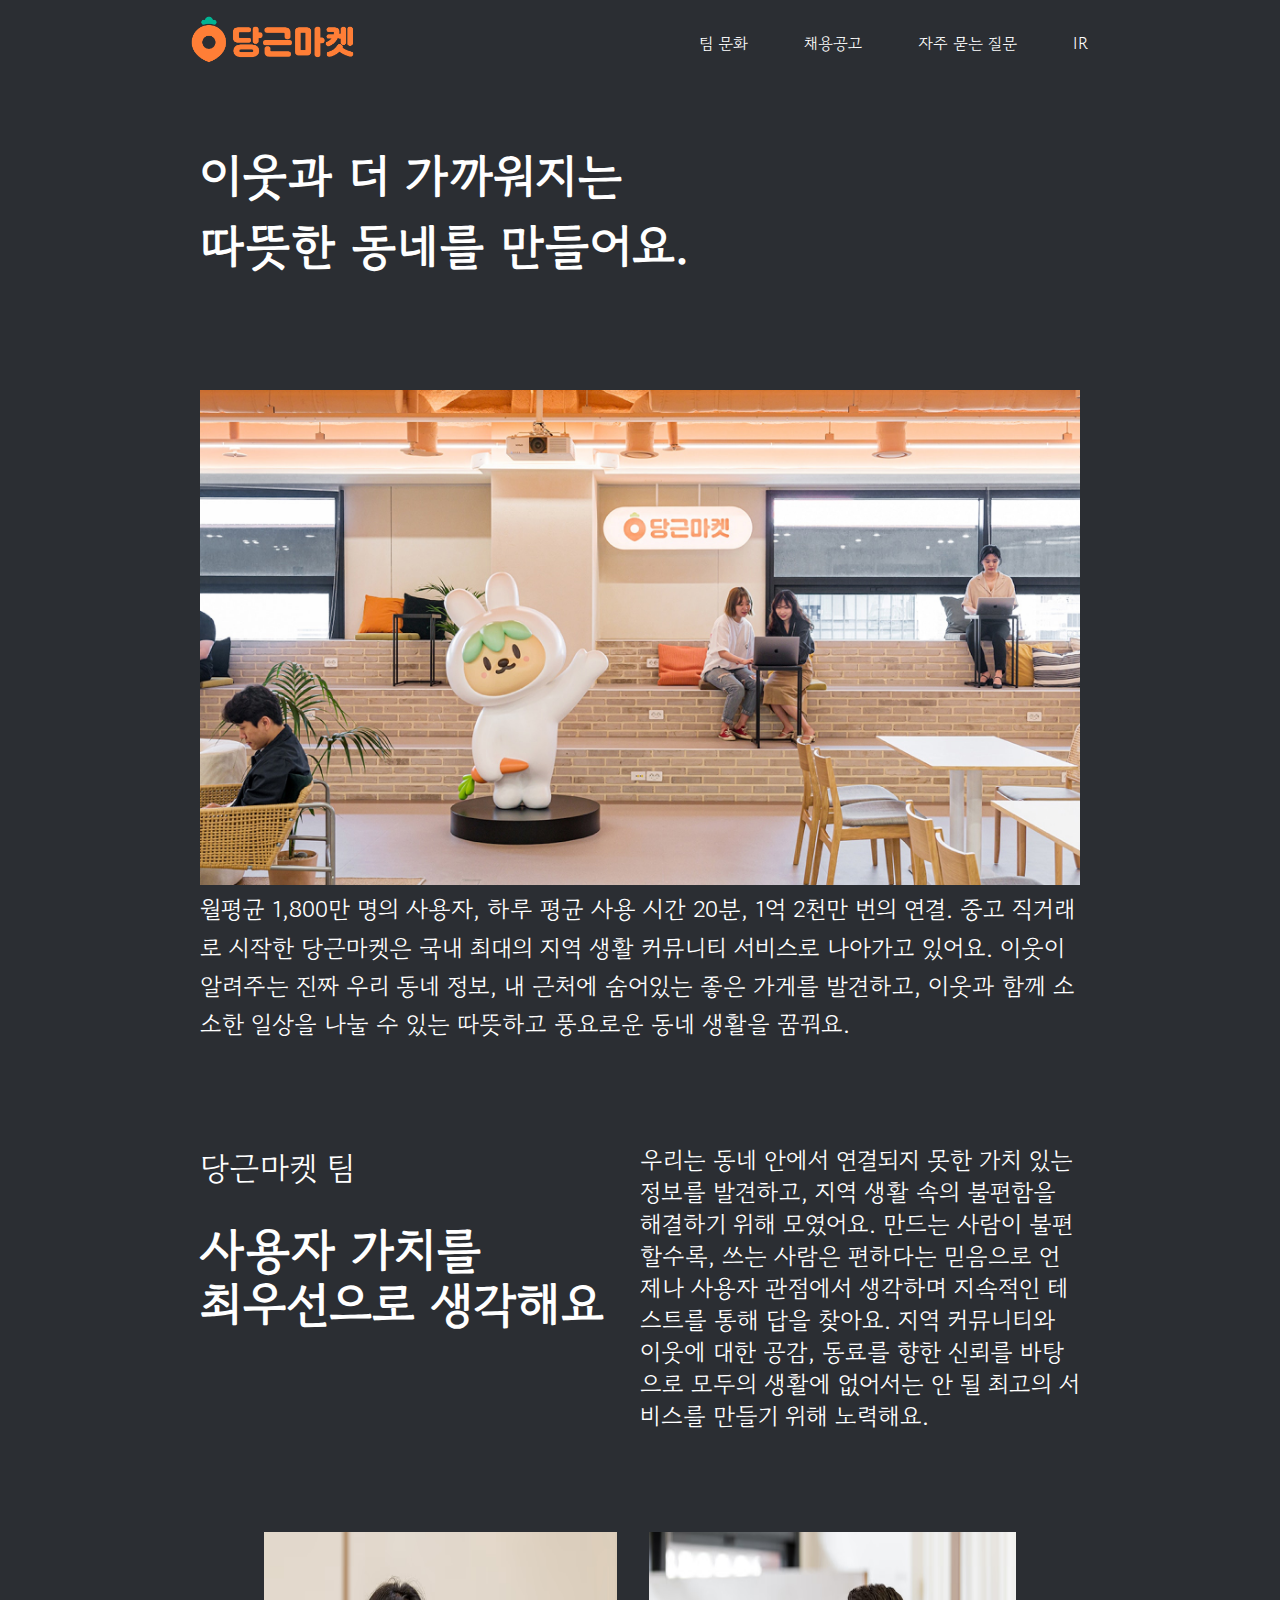
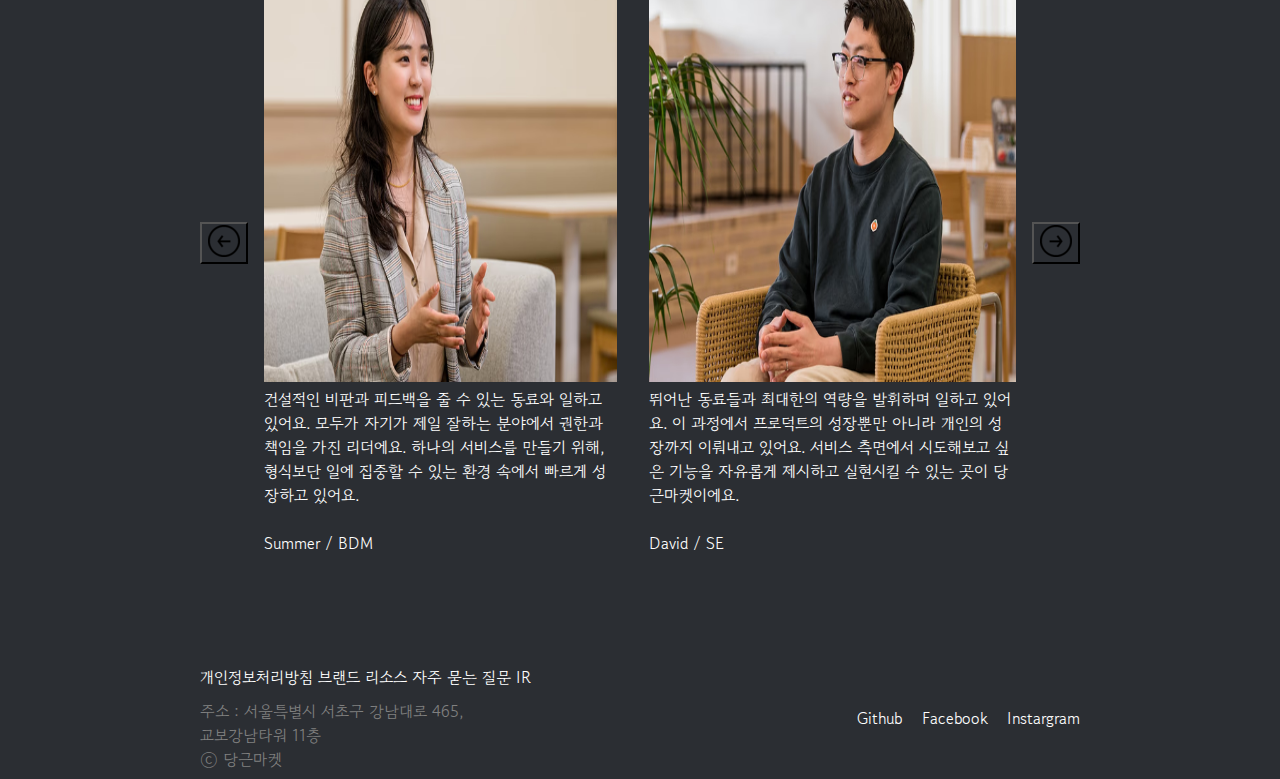
<file: templates/index.html>
<!DOCTYPE html>
<html lang="en">

<head>
    <meta charset="UTF-8">
    <meta http-equiv="X-UA-Compatible" content="IE=edge">
    <meta name="viewport" content="width=device-width, initial-scale=1.0">
    <title>당근마켓 팀</title>

    <link href="../static/header.css" rel="stylesheet" type="text/css" />
    <link href="../static/main.css" rel="stylesheet" type="text/css" />
    <link href="../static/footer.css" rel="stylesheet" type="text/css" />

    <link href="https://fonts.googleapis.com/css2?family=Gowun+Dodum&display=swap" rel="stylesheet">

    <style>
        * {
            background-color: #2b2e33;

            color: #fff;

            font-family: 'Gowun Dodum', sans-serif;
        }

        body {
            padding-top: 6.25rem;
        }

        /* a태그 밑줄 없애기 */
        a {
            text-decoration-line: none;
        }
    </style>
</head>

<body>

    <header>
        <div class="header">
            <div class="logo">
                <img src="../static/Daangeun_Logo_Color_RGB.png" width="200px">
            </div>
            <nav class="menu-bar">
                <ul class="menu">
                    <li class="menu_list">팀 문화</li>
                    <li class="menu_list">채용공고</li>
                    <li class="menu_list">자주 묻는 질문</li>
                    <li class="menu_list">IR</li>
                </ul>
            </nav>
        </div>
    </header>

    <main>

        <div id="main-title">
            <h1>이웃과 더 가까워지는 </br>
            따뜻한 동네를 만들어요.</h1>
        </div>

        <div id="main-view">

            <section id="company-intro">
                <div id="company-img">
                    <img src="../static/company-img.avif" width="100%">
                </div>
                <div id="company-text">
                    월평균 1,800만 명의 사용자, 하루 평균 사용 시간 20분, 1억 2천만 번의 연결.
                    중고 직거래로 시작한 당근마켓은 국내 최대의 지역 생활 커뮤니티 서비스로 나아가고 있어요.
                    이웃이 알려주는 진짜 우리 동네 정보, 내 근처에 숨어있는 좋은 가게를 발견하고, 
                    이웃과 함께 소소한 일상을 나눌 수 있는 따뜻하고 풍요로운 동네 생활을 꿈꿔요.
                </div>
            </section>

            <section id="team-intro">
                <div id="team-intro-titie">
                    <span>당근마켓 팀</span>
                    <h1>사용자 가치를 </br>
                    최우선으로 생각해요</h1>
                </div>
                <div id="team-intro-desc">
                    우리는 동네 안에서 연결되지 못한 가치 있는 정보를 발견하고, 
                    지역 생활 속의 불편함을 해결하기 위해 모였어요. 
                    만드는 사람이 불편할수록, 쓰는 사람은 편하다는 믿음으로 
                    언제나 사용자 관점에서 생각하며 지속적인 테스트를 통해 답을 찾아요.
                    지역 커뮤니티와 이웃에 대한 공감, 동료를 향한 신뢰를 바탕으로 
                    모두의 생활에 없어서는 안 될 최고의 서비스를 만들기 위해 노력해요.
                </div>
            </section>

            <section id="people-intro">
                <button id="left-btn">
                    <image src="../static/left-button.png" height = "32px" width="32px"></image>
                </button>

                <div class="person-list-1">
                    <div class="person-intro" id="summer">
                        <div class="person-img">
                            <img id="img" src="../static/person-img-1.avif" width="100%" height="450px">
                        </div>
                        <div class="person-text">
                            건설적인 비판과 피드백을 줄 수 있는 동료와 일하고 있어요.
                            모두가 자기가 제일 잘하는 분야에서 권한과 책임을 가진 
                            리더에요. 하나의 서비스를 만들기 위해, 형식보단 
                            일에 집중할 수 있는 환경 속에서 빠르게 성장하고 있어요.
                        </div>
                        </br>   
                        Summer / BDM
                    </div>
                    <div class="person-intro" id="david">
                        <div class="person-img">
                            <img src="../static/person-img-2.avif" width="100%" height="450px">
                        </div>
                        <div class="person-text">
                            뛰어난 동료들과 최대한의 역량을 발휘하며 일하고 있어요.
                            이 과정에서 프로덕트의 성장뿐만 아니라 개인의 성장까지 
                            이뤄내고 있어요. 서비스 측면에서 시도해보고 싶은 
                            기능을 자유롭게 제시하고 실현시킬 수 있는 곳이 
                            당근마켓이에요.
                        </div>
                        </br>
                        David / SE
                    </div>
                </div>

                <div class="person-list-2" style="display: none;">
                    <div class="person-intro" id="zeo">
                        <div class="person-img">
                            <img src="../static/person-img-6.avif" width="100%">
                        </div>
                        <div class="person-text">
                            사용자에게 사랑받는 제품을 설계하는 가슴 뛰는 일을 하고 
                            있어요. 최고의 사용자 경험을 위해 고민하고 어떤 문제를 
                            어떻게 풀지 주도적으로 정할 수 있어요. 더 큰 비즈니스 
                            임팩트를 내기 위해 치열하게 고민해 볼 수 있는 게 
                            큰 장점이에요.
                        </div>
                        </br>
                        Zoe / PD
                    </div>
                    <div class="person-intro" id="bien">
                        <div class="person-img">
                            <img src="../static/person-img-5.avif" width="100%">
                        </div>
                        <div class="person-text">
                            플랫폼이 성장하면서 많은 요청을 처리하기 위해 아키텍처가 
                            변화하고 있어요. 이로 인해 다양한 시도와 학습은 
                            필수적이에요. 당근마켓 팀은 이런 문제들을 해결하기 위해
                            끊임없이 학습하고, 새로운 시도와 개선을 하며 
                            하루하루 성장하고 있어요.
                        </div>
                        </br>
                        Bien / SE
                    </div>
                </div>

                <div class="person-list-3" style="display: none;">
                    <div class="person-intro" id="eidde">
                        <div class="person-img">
                            <img src="../static/person-img-4.avif" width="100%">
                        </div>
                        <div class="person-text">
                            사용자에게 사랑받는 프로덕트를 만드는 것 만한 재미가 
                            있을까요? 한국과 글로벌 사용자들이 겪는 문제를 
                            파고들어 해결책을 찾는 과정 자체가 즐거움이자 보상이에요.
                            사용자 입장에서 생각하는 동료들과 함께하기에 
                            작은 실패들을 쌓아 큰 성공을 향해가고 있다고 믿을 수 있어요.
                        </div>
                        </br>
                        Eddie / GPM
                    </div>
                    <div class="person-intro" id="nicole">
                        <div class="person-img">
                            <img src="../static/person-img-3.avif" width="100%">
                        </div>
                        <div class="person-text">
                            오늘도 마케팅팀은 '우리 사용자들은 어떤 것에 공감할까?'에 
                            대한 끊임없는 고민을 하고 있어요. 사용자 중심으로 
                            사고하며 당근마켓 브랜드와 사용자 사이에 정서적인 연결을
                            만들어내는 일. 이것만큼 마케터에게 지속 성장의 
                            가치와 재미를 전달해주는 일이 있을까요?
                        </div>
                        </br>
                        Nicole / ML
                    </div>
                </div>

                <button id="right-btn">
                    <image src="../static/right-button.png" height = "32px" width="32px"></image>
                </button>
            </section>

        </div>

    </main>

    <footer>
        <div id="info">
            <div id="question">
                <span>개인정보처리방침</span>
                <span>브랜드 리소스</span>
                <span>자주 묻는 질문</span>
                <span>IR</span>
            </div>
            <div id="address">
                <div>주소 : 서울특별시 서초구 강남대로 465,</br> 교보강남타워 11층</div>
                <div>ⓒ 당근마켓</div>
            </div>
        </div>
        
        <div id="sns">
            <span>Github</span>
            <span>Facebook</span>
            <span>Instargram</span>
        </div>
    </footer>

</body>
<script type="text/javascript" src="script.js"></script>
</html>
</file>
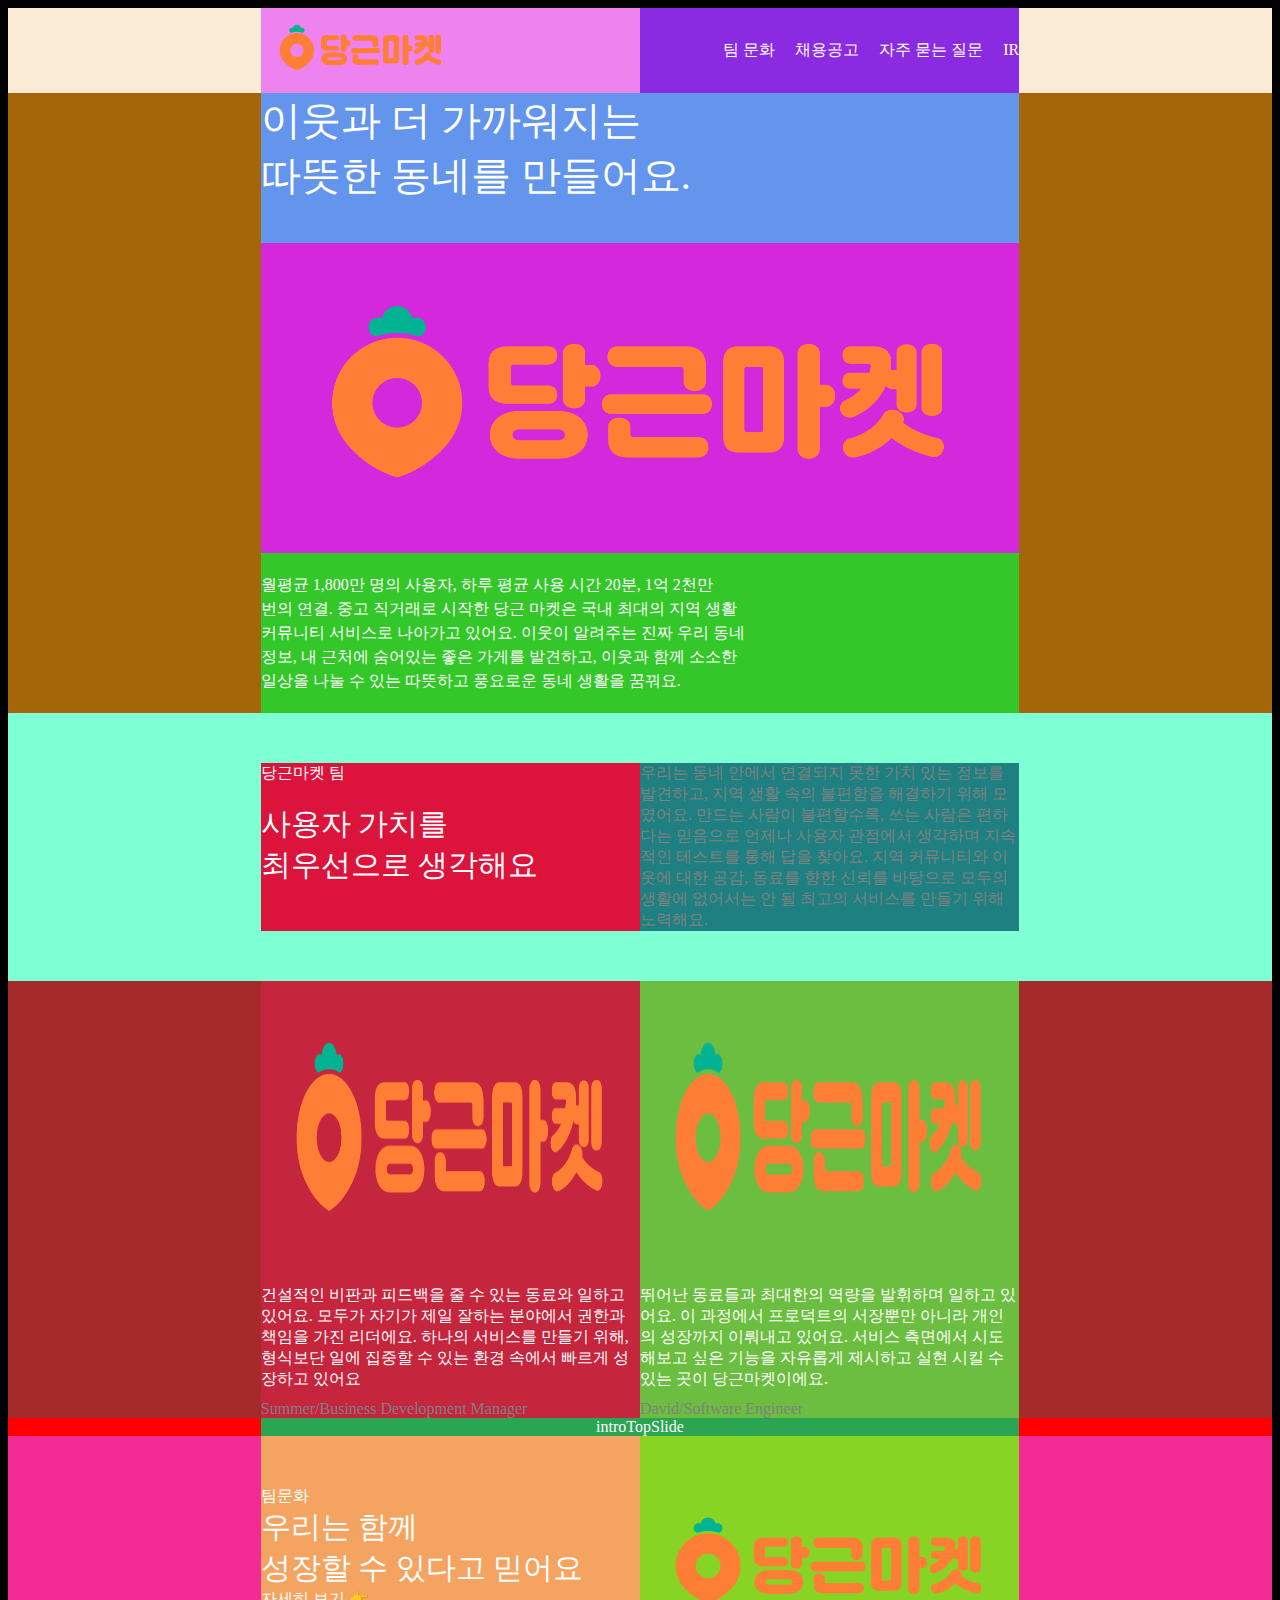
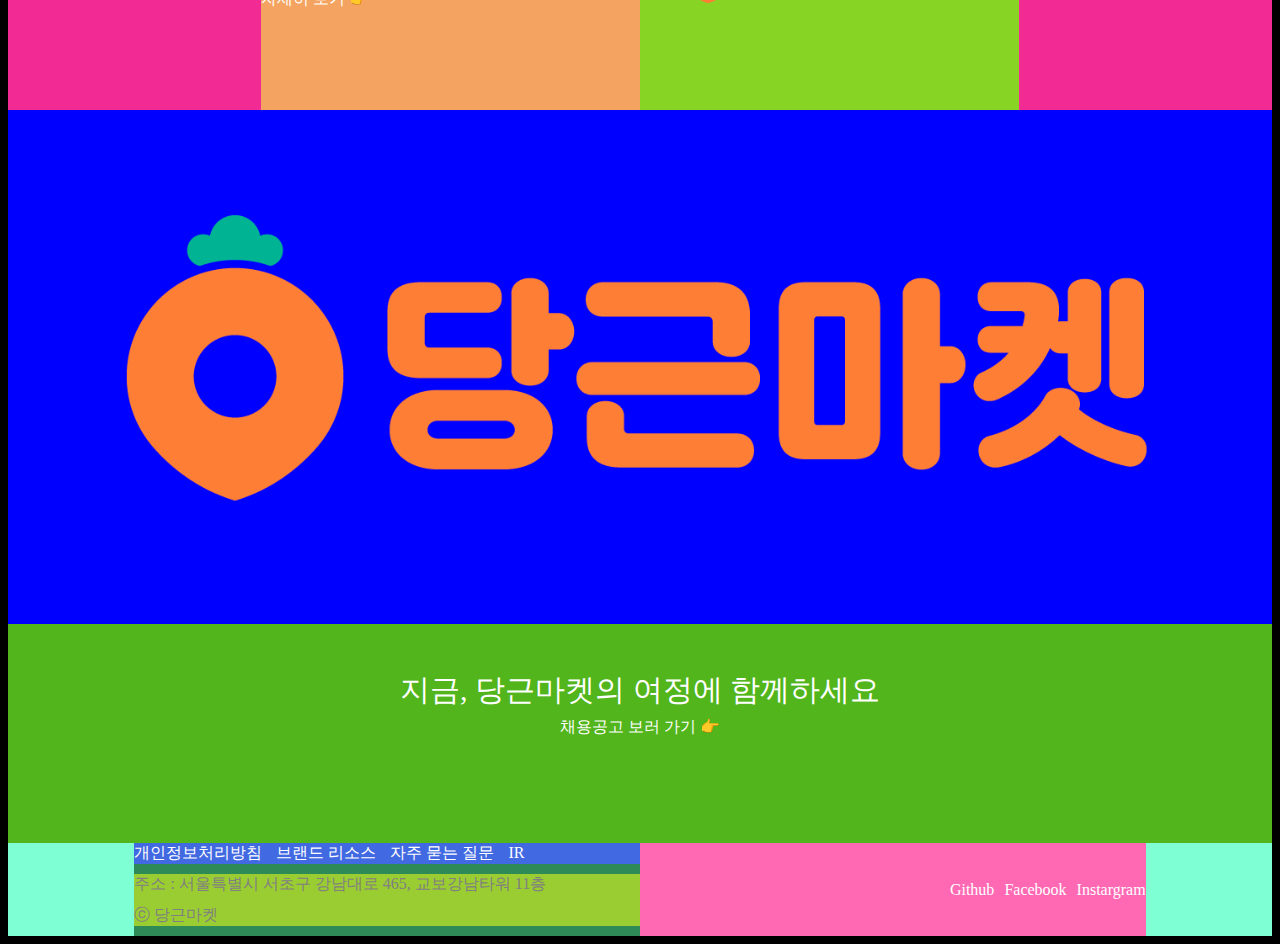
<file: Before/templates/index.html>
<!DOCTYPE html>
<html lang="en">

<head>
    <meta charset="UTF-8">
    <meta http-equiv="X-UA-Compatible" content="IE=edge">
    <meta name="viewport" content="width=device-width, initial-scale=1.0">
    <title>Document</title>

    <link href="../static/hedar.css" rel="stylesheet" type="text/css" />
    <link href="../static/main.css" rel="stylesheet" type="text/css" />
    <link href="../static/footer.css" rel="stylesheet" type="text/css" />

    <style>
        body {
            background-color: black;
            
            color: white;
        }
    </style>
</head>

<body>
    <div id="header">
        <div id="headerLeft">
            <img src="../static/Daangeun_Logo_Color_RGB.png">
        </div>
        <div id="headerRight">
            <span>팀 문화</span>
            <span>채용공고</span>
            <span>자주 묻는 질문</span>
            <span>IR</span>
        </div>
    </div>

    <div id="main">
        <div id="introTop">
            <div id="introTopTop">
                <div id="introTopTopTop">
                    이웃과 더 가까워지는</br>
                    따뜻한 동네를 만들어요.
                </div>
                <div id="introTopTopMiddle">
                    <img src="../static/Daangeun_Logo_Color_RGB.png">
                </div>
                <div id="introTopTopBottom">
                    월평균 1,800만 명의 사용자, 하루 평균 사용 시간 20분, 1억 2천만</br>
                    번의 연결. 중고 직거래로 시작한 당근 마켓은 국내 최대의 지역 생활</br>
                    커뮤니티 서비스로 나아가고 있어요. 이웃이 알려주는 진짜 우리 동네</br>
                    정보, 내 근처에 숨어있는 좋은 가게를 발견하고, 이웃과 함께 소소한</br>
                    일상을 나눌 수 있는 따뜻하고 풍요로운 동네 생활을 꿈꿔요.
                </div>
            </div>
            
            <div id="introTopMiddle1">
                <div id="introTopMiddle1Left">
                    <div id="introTopMiddle1LeftTeam">당근마켓 팀</div>
                    <div id="introTopMiddle1LeftIntro">사용자 가치를</br>
                    최우선으로 생각해요</div>
                </div>
                <div id="introTopMiddle1Right">
                    우리는 동네 안에서 연결되지 못한 가치 있는 정보를 발견하고, 지역 생활 속의
                    불편함을 해결하기 위해 모였어요. 만드는 사람이 불편할수록, 쓰는 사람은
                    편하다는 믿음으로 언제나 사용자 관점에서 생각하며 지속적인 테스트를 통해
                    답을 찾아요. 지역 커뮤니티와 이웃에 대한 공감, 동료를 향한 신뢰를 바탕으로
                    모두의 생활에 없어서는 안 될 최고의 서비스를 만들기 위해 노력해요.
                </div>
            </div>
            
            <div id="introTopMiddle2">
                <div id="introTopMiddle2Left">
                    <div id="introTopMiddle2LeftPic">
                        <img src="../static/Daangeun_Logo_Color_RGB.png">
                    </div>
                    <div id="introTopMiddle2LeftText">
                        건설적인 비판과 피드백을 줄 수 있는 동료와 일하고 있어요.
                        모두가 자기가 제일 잘하는 분야에서 권한과 책임을 가진 리더에요.
                        하나의 서비스를 만들기 위해, 형식보단 일에 집중할 수 있는 환경 속에서
                        빠르게 성장하고 있어요
                        <div>Summer/Business Development Manager</div>
                    </div>
                </div>
                <div id="introTopMiddle2Right">
                    <div id="introTopMiddle2RightPic">
                        <img src="../static/Daangeun_Logo_Color_RGB.png">
                    </div>
                    <div id="introTopMiddle2RightText">
                        뛰어난 동료들과 최대한의 역량을 발휘하며 일하고 있어요.
                        이 과정에서 프로덕트의 서장뿐만 아니라 개인의 성장까지 이뤄내고 있어요.
                        서비스 측면에서 시도해보고 싶은 기능을 자유롭게 제시하고 실현 시킬 수 있는 곳이 당근마켓이에요.
                        <div>David/Software Engineer</div>
                    </div>
                </div>
            </div>
            
            <div id="introTopSlide">
                introTopSlide
            </div>
            
            <div id="introTopBottom">
                <div id="introTopBottomLeft">
                    <div>팀문화</div>
                    <span>우리는 함께
                    </br>성장할 수 있다고 믿어요</span>
                    <div>자세히 보기 👉</div>
                </div>
                <div id="introTopBottomRight">
                    <img src="../static/Daangeun_Logo_Color_RGB.png">
                </div>
            </div>
        </div>

        <div id="introBottom">
            <div id="introBottomPic">
                <img src="../static/Daangeun_Logo_Color_RGB.png">
            </div>
            <div id="introBottomText">
                <span>지금, 당근마켓의 여정에 함께하세요</span>
                <div>채용공고 보러 가기 👉</div>
            </div>
        </div>
    </div>

    <div id="footer">
        <div id="footerLeft">
            <div id="footerLeftTop">
                <span>개인정보처리방침</span>
                <span>브랜드 리소스</span>
                <span>자주 묻는 질문</span>
                <span>IR</span>
            </div>
            <div id="footerLeftBottom">
                <div>주소 : 서울특별시 서초구 강남대로 465, 교보강남타워 11층</div>
                <div>ⓒ 당근마켓</div>
            </div>
        </div>
        <div id="footerRight">
            <span>Github</span>
            <span>Facebook</span>
            <span>Instargram</span>
        </div>
    </div>

</body>

</html>
</file>
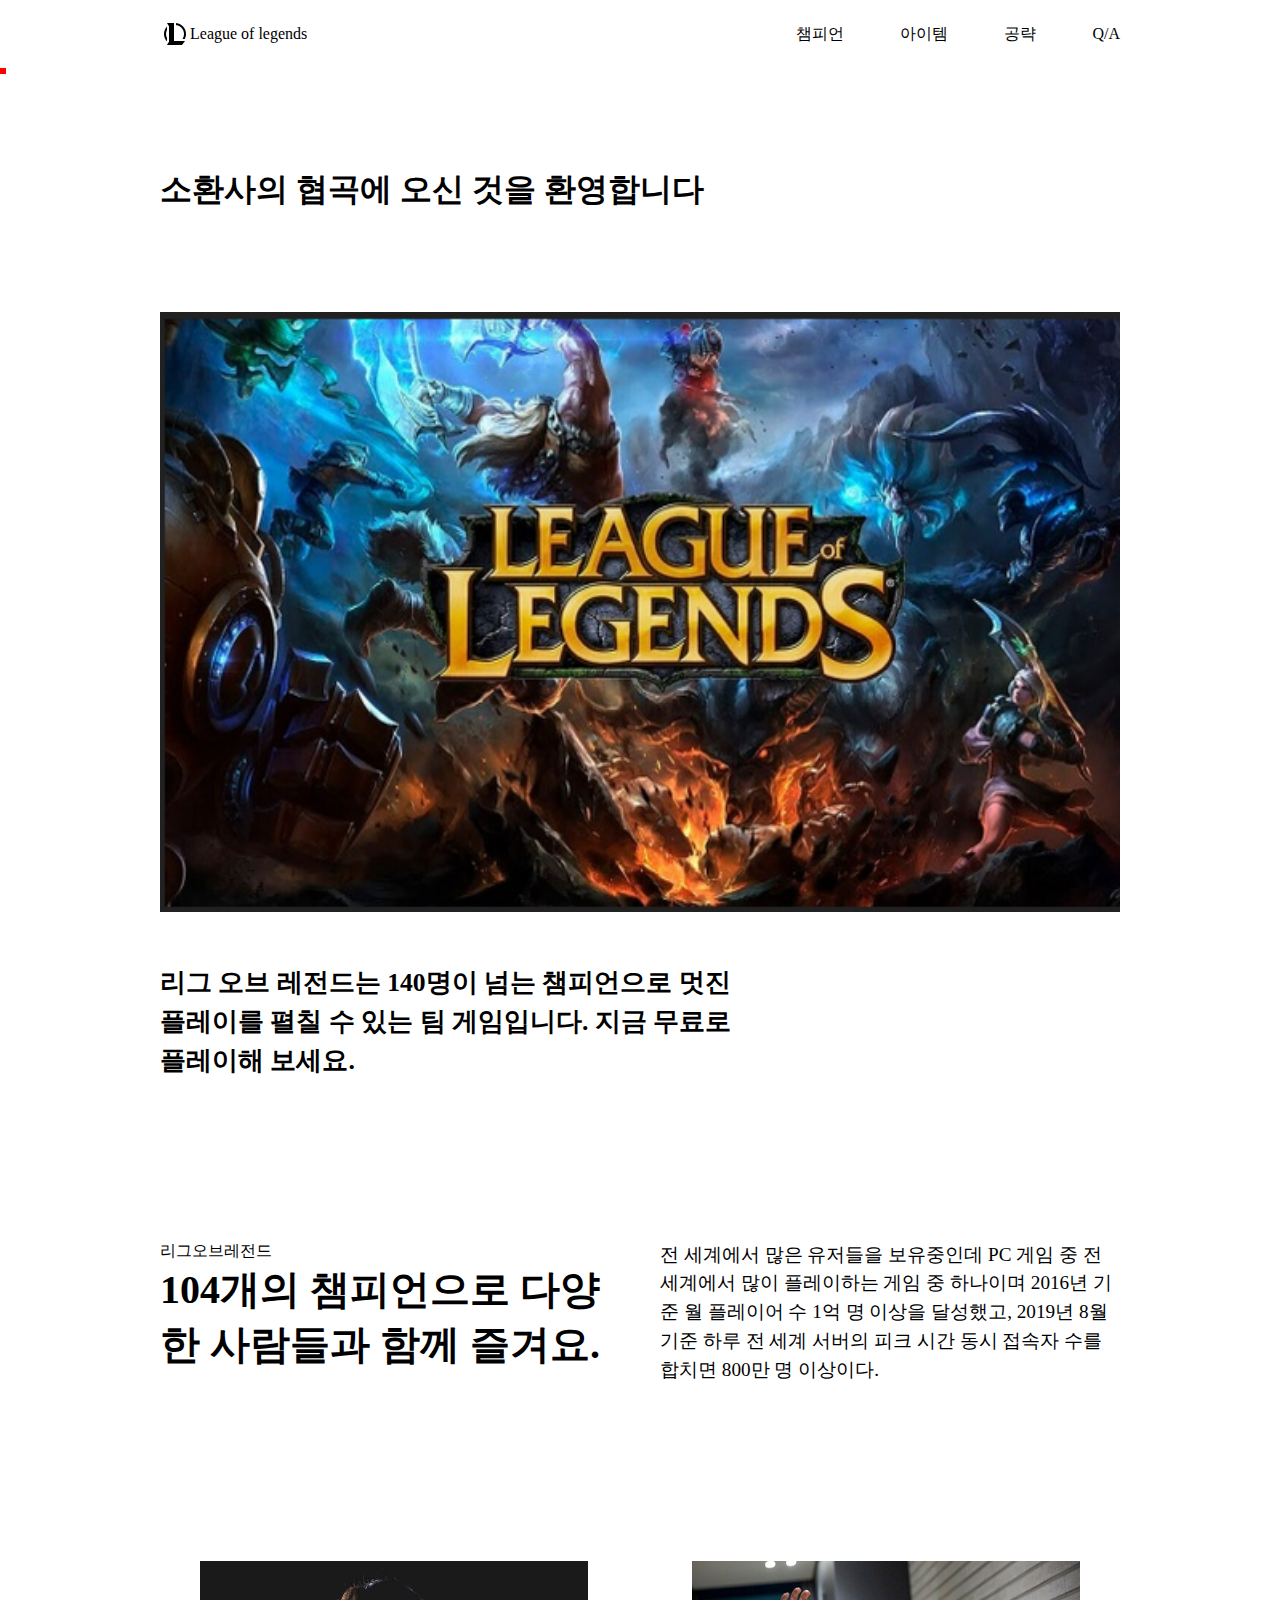
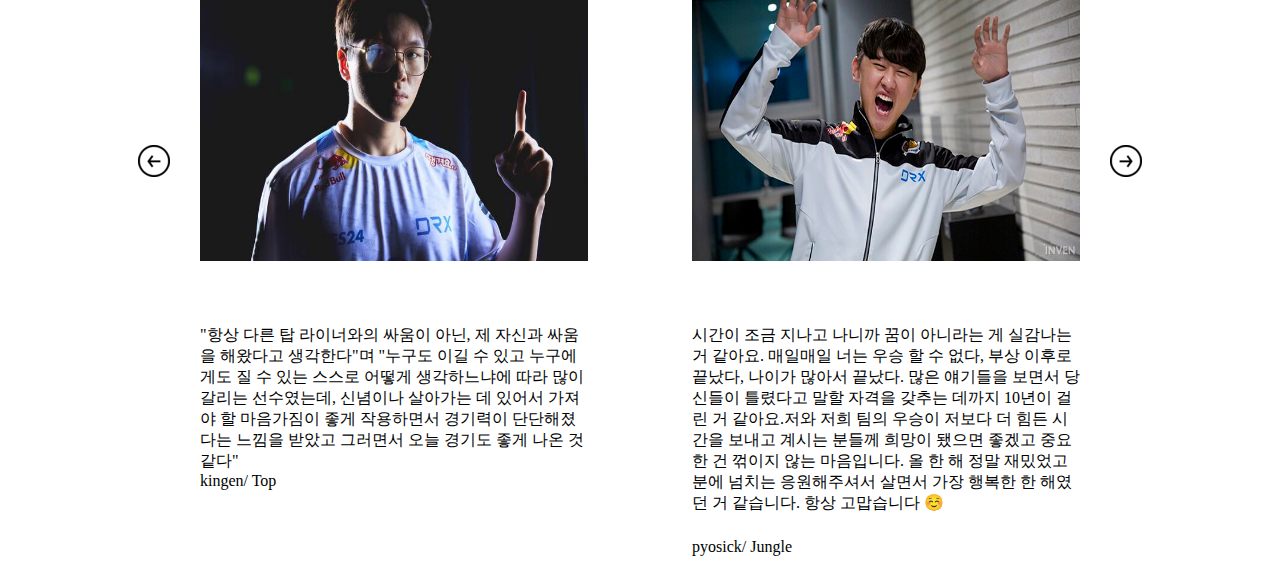
<file: webpage/main.html>
<!DOCTYPE html>
<html lang="ko">
<head>
    <meta charset="UTF-8">
    <title>Document</title>
    <link rel="stylesheet" type="text/css" href="css/style.css">
</head>
<body>
    <div class="header">
        <header>
            <div class="header_main">
                <div class="logo">
                    <image src="./image/lol_icon.png" height = "30px" width="30px"></image>
                    <div>League of legends</div>
                </div>
                <nav class="menu_bar">
                    <ul class="menu">
                        <li class="menu_list">챔피언</li>
                        <li class="menu_list">아이템</li>
                        <li class="menu_list">공략</li>
                        <li class="menu_list">Q/A</li>
                    </ul>
                </nav>
            </div>
            <div class="alt-control">
                <div class="alt-bar" id="alt-bar" style="width:0"></div>
            </div>
        </header>
    </div>
    <div id="layout">
        <main>
            <div class="headline">
                <h1 class="headline_text">소환사의 협곡에 오신 것을 환영합니다</h1>
            </div>
            <div class="main_view">
                <section class="main_grid">
                    <div class="main_image">
                        <image src="./image/log_main.png" height = "600px" width="100%"></image>
                    </div>
                    <p class="intro">
                        리그 오브 레전드는 140명이 넘는 챔피언으로 멋진 플레이를 펼칠 수 있는 팀 게임입니다. 지금 무료로 플레이해 보세요.
                    </p>
                </section>
                <section class="intro_grid">
                    <div class="main_title">
                        <span class="intro_main">리그오브레전드</span>
                        <h1 class="intro_sub">104개의 챔피언으로 다양한 사람들과 함께 즐겨요.</h1>
                    </div>
                    <div class="intro_descri">
                        <p>
                            전 세계에서 많은 유저들을 보유중인데 PC 게임 중 전 세계에서 많이 플레이하는 게임 중 하나이며 2016년 기준 월 플레이어 수 1억 명 이상을 달성했고, 2019년 8월 기준 하루 전 세계 서버의 피크 시간 동시 접속자 수를 합치면 800만 명 이상이다.
                        </p>
                    </div>
                </section>
                <section class="team">

                    <button class="tab_button left_b" id="left_btn">
                        <image src="./image/left_button.png" height = "32px" width="32px"></image>
                    </button>

                    <div class="member">
                        <div class="member_list member_list0" id="member_list">
                            <article class="mem">
                                <figure class="member_img">
                                    <div class="image1">
                                        <div style="max-width: 450px; display:block"><image class="mem_img" src="./image/kingen.jpg" ></image></div>
                                    </div>
                                </figure>
                                <figure class="member_intro">
                                    <blockquote class="intro_text">
                                        "항상 다른 탑 라이너와의 싸움이 아닌, 제 자신과 싸움을 해왔다고 생각한다"며 "누구도 이길 수 있고 누구에게도 질 수 있는 스스로 어떻게 생각하느냐에 따라 많이 갈리는 선수였는데, 신념이나 살아가는 데 있어서 가져야 할 마음가짐이 좋게 작용하면서 경기력이 단단해졌다는 느낌을 받았고 그러면서 오늘 경기도 좋게 나온 것 같다"
                                    <figcaption class="name">
                                        kingen/ Top
                                    </figcaption>
                                </figure>
                            </article>
                            <article class="mem">
                                <figure class="member_img">
                                    <div class="image1">
                                        <div style="max-width: 450px; display:block"><image class="mem_img" src="./image/pyosick.jpeg" ></image></div>
                                    </div>
                                </figure>
                                <figure class="member_intro">
                                    <blockquote class="intro_text">
                                        시간이 조금 지나고 나니까 꿈이 아니라는 게 실감나는 거 같아요. 매일매일 너는 우승 할 수 없다, 부상 이후로 끝났다, 나이가 많아서 끝났다. 많은 얘기들을 보면서 당신들이 틀렸다고 말할 자격을 갖추는 데까지 10년이 걸린 거 같아요.저와 저희 팀의 우승이 저보다 더 힘든 시간을 보내고 계시는 분들께 희망이 됐으면 좋겠고 중요한 건 꺾이지 않는 마음입니다. 올 한 해 정말 재밌었고 분에 넘치는 응원해주셔서 살면서 가장 행복한 한 해였던 거 같습니다. 항상 고맙습니다 ☺️
                                    </blockquote>
                                    <figcaption class="name">
                                        pyosick/ Jungle
                                    </figcaption>
                                </figure>
                            </article>
                            <article class="mem">
                                <figure class="member_img">
                                    <div class="image1">
                                        <div style="max-width: 450px; display:block"><image class="mem_img" src="./image/zeka.jpeg" ></image></div>
                                    </div>
                                </figure>
                                <figure class="member_intro">
                                    <blockquote class="intro_text">
                                        시간이 조금 지나고 나니까 꿈이 아니라는 게 실감나는 거 같아요. 매일매일 너는 우승 할 수 없다, 부상 이후로 끝났다, 나이가 많아서 끝났다. 많은 얘기들을 보면서 당신들이 틀렸다고 말할 자격을 갖추는 데까지 10년이 걸린 거 같아요.저와 저희 팀의 우승이 저보다 더 힘든 시간을 보내고 계시는 분들께 희망이 됐으면 좋겠고 중요한 건 꺾이지 않는 마음입니다. 올 한 해 정말 재밌었고 분에 넘치는 응원해주셔서 살면서 가장 행복한 한 해였던 거 같습니다. 항상 고맙습니다 ☺️
                                    </blockquote>
                                    <figcaption class="name">
                                        zeka/ Mid
                                    </figcaption>
                                </figure>
                            </article>
                            <article class="mem">
                                <figure class="member_img">
                                    <div class="image1">
                                        <div style="max-width: 450px; display:block"><image class="mem_img" src="./image/deft.jpg" ></image></div>
                                    </div>
                                </figure>
                                <figure class="member_intro">
                                    <blockquote class="intro_text">
                                        시간이 조금 지나고 나니까 꿈이 아니라는 게 실감나는 거 같아요. 매일매일 너는 우승 할 수 없다, 부상 이후로 끝났다, 나이가 많아서 끝났다. 많은 얘기들을 보면서 당신들이 틀렸다고 말할 자격을 갖추는 데까지 10년이 걸린 거 같아요.저와 저희 팀의 우승이 저보다 더 힘든 시간을 보내고 계시는 분들께 희망이 됐으면 좋겠고 중요한 건 꺾이지 않는 마음입니다. 올 한 해 정말 재밌었고 분에 넘치는 응원해주셔서 살면서 가장 행복한 한 해였던 거 같습니다. 항상 고맙습니다 ☺️
                                    </blockquote>
                                    <figcaption class="name">
                                        deft/ AD carry
                                    </figcaption>
                                </figure>
                            </article>
                            <article class="mem">
                                <figure class="member_img">
                                    <div class="image1">
                                        <div style="max-width: 450px; display:block"><image class="mem_img" src="./image/berly.png" ></image></div>
                                    </div>
                                </figure>
                                <figure class="member_intro">
                                    <blockquote class="intro_text">
                                        시간이 조금 지나고 나니까 꿈이 아니라는 게 실감나는 거 같아요. 매일매일 너는 우승 할 수 없다, 부상 이후로 끝났다, 나이가 많아서 끝났다. 많은 얘기들을 보면서 당신들이 틀렸다고 말할 자격을 갖추는 데까지 10년이 걸린 거 같아요.저와 저희 팀의 우승이 저보다 더 힘든 시간을 보내고 계시는 분들께 희망이 됐으면 좋겠고 중요한 건 꺾이지 않는 마음입니다. 올 한 해 정말 재밌었고 분에 넘치는 응원해주셔서 살면서 가장 행복한 한 해였던 거 같습니다. 항상 고맙습니다 ☺️
                                    </blockquote>
                                    <figcaption class="name">
                                        berly/ Supporter
                                    </figcaption>
                                </figure>
                            </article>
                            <article class="mem">
                                <figure class="member_img">
                                    <div class="image1">
                                        <div style="max-width: 400px; display:block"><image class="mem_img" src="./image/SSong.png" ></image></div>
                                    </div>
                                </figure>
                                <figure class="member_intro">
                                    <blockquote class="intro_text">
                                        다전제에서 가장 중요한 포인트는 선수들의 평정심을 유지하는 것이다. 1, 2세트를 졌다해서 경기가 끝난 것인 아니기 때문이다. 최상의 컨디션을 위해, 멘탈을 케어하는 분위기가 승리에 매우 크게 작용했다. 
                                    </blockquote>
                                    <figcaption class="name">
                                        ssong/ Director
                                    </figcaption>
                                </figure>
                            </article>
                        </div>
                    </div>
                    
                    <button class="tab_button right_b" id="right_btn">
                        <image src="./image/right_button.png"></image>
                    </button>
                </section>
            </div>
            
        </main>
    </div>
    <footer>

    </footer>
    
</body>
<script type="text/javascript" src="script.js"></script> 
</html>
</file>
<file: static/header.css>
.header {
    /* background-color: blue; */
    display: flex;
    justify-content: space-between;
    align-items: center;

    padding-left: 13.5vw;
    padding-right: 15vw;

    position: fixed;
    top: 0;
    left: 0;
    right: 0;

    /* position: fixed;
    width: 100%; */
}

.menu {
    /* background-color: yellowgreen; */
    display: flex;
    flex-direction: row;
    align-items: center;

    gap: 3.5rem;

    list-style: none;
}
</file>
<file: static/main.css>
#main-title {
    /* padding-top: 6.25rem; */

    padding-left: 15vw;
    padding-right: 15vw;

    margin-bottom: 6.25rem;
}

#main-title > h1 {
    /* background-color: aqua; */

    font-size: 3em;
}

#main-view {
    /* background-color: blue; */
    padding: 10px;

    padding-left: 15vw;
    padding-right: 15vw;
}

#company-text {
    font-size: 1.5em;

    line-height: 2.4rem;
}

#company-intro {
    margin-bottom: 6.25rem;
}

#team-intro {
    display: flex;
    flex-direction: row;

    margin-bottom: 6.25rem;
}

#team-intro-titie {
    /* background-color: tomato; */

    flex-basis: 50%;
}

#team-intro-titie > span { 
    font-size: 2em;
}

#team-intro-titie > h1 { 
    font-size: 3em;

    line-height: 3.4rem;
}

#team-intro-desc {
    /* background-color: brown; */

    flex-basis: 50%;
}

#team-intro-desc {
    font-size: 1.5em;

    line-height: 2rem;
}

#people-intro {
    display: flex;
    flex-direction: row;
    align-items: center;

    gap: 1rem;

    margin-bottom: 6.25rem;
}

.person-list-1 {
    display: flex;
    flex-direction: row;

    gap: 2rem;
}

.person-list-2 {
    display: flex;
    flex-direction: row;

    gap: 2rem;
}

.person-list-3 {
    display: flex;
    flex-direction: row;

    gap: 2rem;
}
</file>
<file: static/footer.css>
footer {
    /* background-color: aquamarine; */

    padding-left: 15vw;
    padding-right: 15vw;

    display: flex;
    justify-content: space-between;
}

#info {
    /* background-color: seagreen; */

    flex-basis: 40%;
}

#sns { 
    /* background-color: hotpink; */

    flex-basis: 40%;

    display: flex;
    justify-content: flex-end;
    align-items: center;

    gap: 20px;
}

#question {
    margin-bottom: 10px;
}

#address > div {
    color: gray;
}
</file>
<file: Before/static/hedar.css>
#header {
    background-color: antiquewhite;

    display: flex;
    justify-content: center;
}

#header > #headerLeft {
    background-color: violet;

    flex-basis: 30%;
}

#headerLeft > img {
    width: 95%;
    max-width: 200px;
}

#header > #headerRight {
    background-color:blueviolet;

    flex-basis: 30%;
    
    display: flex;
    justify-content: flex-end;
    align-items: center;
}

#headerRight > span {
    margin-left: 20px;
}
</file>
<file: Before/static/main.css>
#main {
    background-color: aqua;
}

#main > #introTop {
    background-color: red;
}

#introTop > #introTopTop { 
    background-color: rgb(164, 102, 9);

    display: flex;
    flex-direction: column;
    align-items: center;
}

#introTopTop > #introTopTopTop {
    background-color: cornflowerblue;

    width: 60%;

    font-size: 40px;

    padding-bottom: 40px;
}

#introTopTop > #introTopTopMiddle {
    background-color: rgb(211, 40, 220);

    width: 60%;
}

#introTopTopMiddle > img {
    width: 100%;
}

#introTopTop > #introTopTopBottom {
    background-color: rgb(51, 199, 41);

    width: 60%;

    line-height: 150%;

    padding-top: 20px;
    padding-bottom: 20px;
}

#introTop > #introTopMiddle1 { 
    background-color: aquamarine;

    display: flex;
    justify-content: center;

    padding-top: 50px;
    padding-bottom: 50px;
}

#introTopMiddle1 > #introTopMiddle1Left {
    background-color: crimson;

    flex-basis: 30%;
}

#introTopMiddle1Left > #introTopMiddle1LeftTeam {
    margin-bottom: 20px;
}

#introTopMiddle1Left > #introTopMiddle1LeftIntro {
    font-size: 30px;
}

#introTopMiddle1 > #introTopMiddle1Right {
    background-color: rgb(30, 128, 128);

    flex-basis: 30%;

    color: gray;
}

#introTop > #introTopMiddle2 { 
    background-color: brown;

    display: flex;
    justify-content: center;
}

#introTopMiddle2 > #introTopMiddle2Left {
    background-color: rgb(197, 37, 61);

    flex-basis: 30%;
}

#introTopMiddle2LeftPic > img {
    width: 100%;
    height: 300px;
}

#introTopMiddle2LeftText > div {
    margin-top: 10px;

    color: gray;
}

#introTopMiddle2 > #introTopMiddle2Right {
    background-color: rgb(107, 190, 63);

    flex-basis: 30%;
}

#introTopMiddle2RightPic > img {
    width: 100%;
    height: 300px;
}

#introTopMiddle2RightText > div {
    margin-top: 10px;

    color: gray;
}

#introTop > #introTopSlide { 
    background-color: rgb(42, 165, 81);

    width: 60%;
    margin: auto;

    text-align: center;
}

#introTop > #introTopBottom { 
    background-color: rgb(241, 42, 148);

    display: flex;
    justify-content: center;
}

#introTopBottom > #introTopBottomLeft {
    background-color: sandybrown;

    flex-basis: 30%;

    padding-top: 50px;
    padding-bottom: 100px;
}

#introTopBottomLeft > span {
    font-size: 30px;
}

#introTopBottom > #introTopBottomRight {
    background-color: rgb(136, 212, 37);

    flex-basis: 30%;

    padding-top: 50px;
    padding-bottom: 50px;
}

#introTopBottomRight > img {
    width: 100%;
}

#main > #introBottom {
    background-color: violet;
}

#introBottom > #introBottomPic {
    background-color: blue;
}

#introBottomPic > img {
    width: 100%;
}

#introBottom > #introBottomText {
    background-color: rgb(81, 181, 27);

    padding-top: 50px;
    padding-bottom: 100px;

    line-height: 200%;

    text-align: center;
}

#introBottomText > span {
    font-size: 30px;
}
</file>
<file: Before/static/footer.css>
#footer {
    background-color: aquamarine;

    display: flex;
    justify-content: center;
}

#footer > #footerLeft {
    background-color: seagreen;

    flex-basis: 40%;
}

#footer > #footerRight {
    background-color: hotpink;

    flex-basis: 40%;

    display: flex;
    justify-content: flex-end;
    align-items: center;
}

#footerLeft > #footerLeftTop {
    background-color: royalblue;

    margin-bottom: 10px;
}

#footerLeftTop > span {
    margin-right: 10px;
}

#footerLeft > #footerLeftBottom {
    background-color: yellowgreen;

    color: gray;
}

#footerLeftBottom > div {
    margin-bottom: 10px;
}

#footerRight > span {
    margin-left: 10px;
}
</file>
<file: webpage/css/style.css>
*{
    margin: 0;
}

header{
    height : 68px;
    position: fixed;
    width : 100%;
    background-color: #FFFFFF;
}

p{
    font-size: var(--fontSize-body);
    line-height: var(--lineHeights-body);
}

figure{
    margin-block-start: 1em;
    margin-block-end: 1em;
    margin-inline-start: 40px;
    margin-inline-end: 40px;
}

.headline_text{
    margin: 0px;
    font-size: 2em;
}

.header{
    margin-bottom: 6.25rem;
    margin-top: 0px;
    height: 4.25rem;
}


.header_main{
    margin : 0 auto;
    max-width: var(--sizes-maxContent);
    height: 100%;
    display : flex;
    align-items: center;
    justify-content: space-between;
    padding-left: 1.5rem;
    padding-right: 1.5rem;
    margin: 0 auto;
}

.logo{
    display: flex;
    align-items: center;
}

.menu_bar{
    position: relative;
}

.alt-control{
    position: absolute;
    left:0;
    bottom:0;
    width: 100%;
    height:0;
    text-align:left;
}

.alt-bar{
    border-color: red;
    display:block;
    overflow: hidden;
    height: 0;
    border-top-width: 3px;
    border-style: solid;
}

.member_image{
    display: grid;
}

.image1{
    display: inline-block;
    vertical-align: top;
    position: relative;
    overflow: hidden;
}

.menu{
    flex-direction: row;
    align-items: center;
    gap: 3.5rem;
    position: relative;
    transform: none;
    list-style: none;
    display: flex;
}

.headline{
    max-width: var(--sizes-maxContent);
    padding-left: 1.5rem;
    padding-right: 1.5rem;
    margin: 0 auto;
    position: flex;
    margin-bottom: 6.25rem;
}

.main_view{
    gap: 10rem;
    display: grid;
}

.main_grid{
    display: grid;
    gap: 3rem;
    max-width: var(--sizes-maxContent);
    padding-left: 1.5rem;
    padding-right: 1.5rem;
    margin: 0 auto;
    grid-template-rows: auto auto;
    grid-template-columns: repeat(3, 1fr);
}

.main_image{
    grid-column-start: 1;
    grid-column-end: end;
}

.intro{
    font-size :1.6rem;
    line-height: 2.43rem;
    grid-column-start: 1;
    grid-column-end: 3;
    font-weight: bold;
}

.intro_grid{
    gap: 2.5rem;
    grid-template-columns: 1fr 1fr;
    grid-template-areas: "title description";
    max-width: var(--sizes-maxContent);
    margin: 0px auto;
    padding-left: 1.5rem;
    padding-right: 1.5rem;
    display: grid;
}

.intro_sub{
    font-size: var(--sizes-heading)
}

.team{
    gap: 3.5rem;
    position: relative;
    max-width: var(--sizes-maxContent);
    padding-left: 1.5rem;
    padding-right: 1.5rem;
    margin: 0 auto;
    width: 100%;
    display: grid;

}

.tab_button{
    display: inline-flex;
    position: absolute;
    top: 12.5rem;
    
    transition: opacity 0.2s;
    border:none;
    padding:0px;
    background: none;
    transition: opacity 0.2s;
}

.right_b{
    left: calc(95% + 1rem);
}

.left_b{
    right: calc(95% + 1rem);
}


.member{
    overflow-x: hidden;
}

.mem{
    display: grid;
    grid-template-rows: repeat(2,min-content);
    justify-content: center;
    gap: 2rem;
    max-width: min(var(---width), calc(50% - var(---gap) / 2));
    width: 100%;
    flex-shrink: 0;
}

.member_list{
    ---width: 35rem;
    ---gap: 1.5rem;
    display:flex;
    gap: var(---gap);
    transition: transform 0.3s ease-in-out 0s;
    transform: translateX(max(calc(-1 * (var(---width) + var(---gap))) * var(---slide), calc(-50% * var(---slide) - var(---gap) / 2 * var(---slide))));
}

.member_list0{
    ---slide: 0;
}

.member_list1{
    ---slide: 2;
}

.member_list2{
    ---slide: 4;
}

.member_intro{
    gap:1.5rem;
    display:grid;
}

.mem_img{
    position:static;
    max-width: 100%;
    display: block;
    width: 450px;
    height: 300px;
}

:root{
    --sizes-maxContent: 60rem;
    --sizes-heading: 2.5rem;
    --fontSize-body: 1.2rem;
    --lineHeights-body: 1.8rem;

}
</file>
